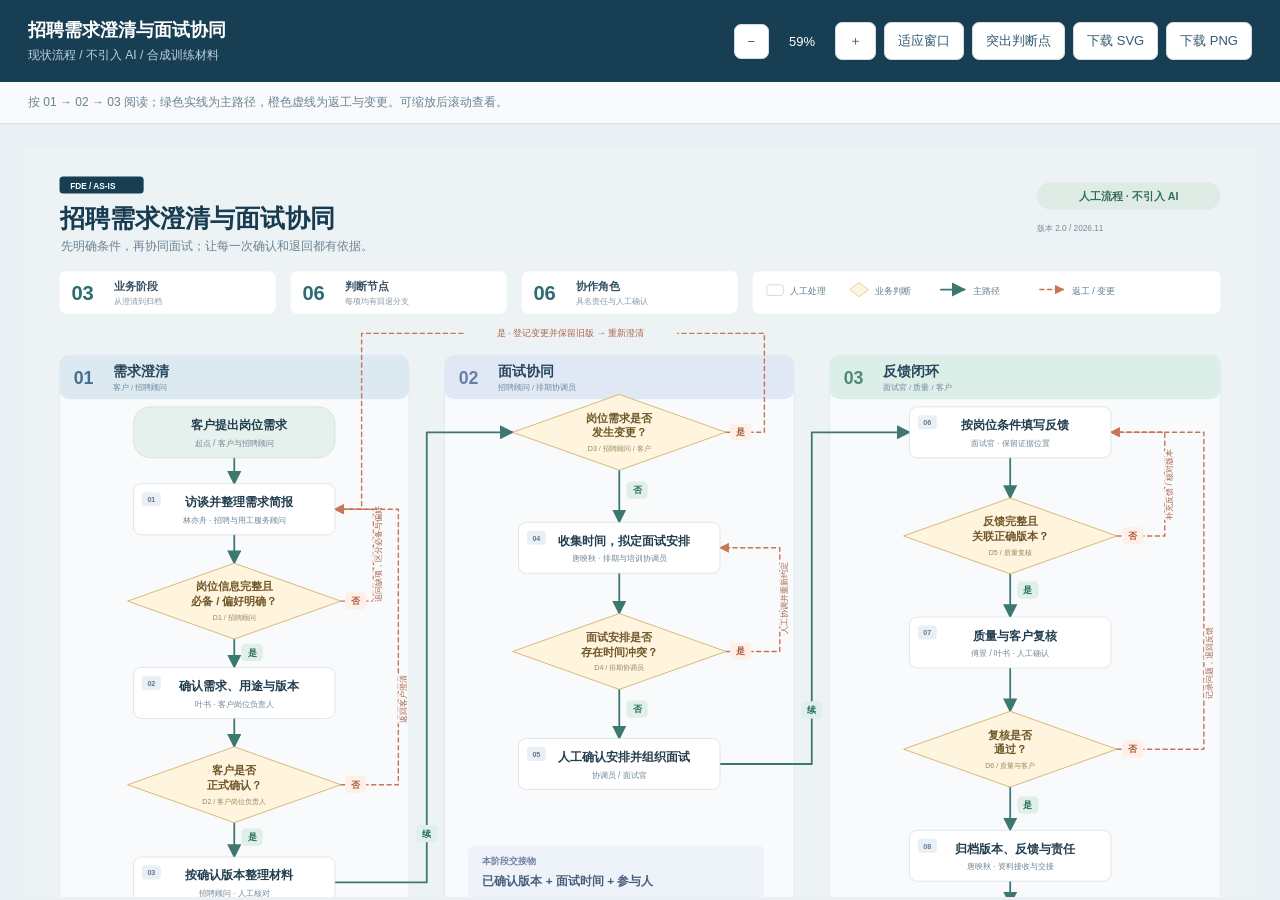
<file: docs/diagrams/as-is-no-ai.html>
<!doctype html><html lang="zh-CN"><head><meta charset="utf-8"><meta name="viewport" content="width=device-width,initial-scale=1"><title>招聘协同 · 现状流程图</title>
<style>*{box-sizing:border-box}body{margin:0;background:#eaf0f4;color:#203f52;font-family:Segoe UI,Microsoft YaHei,sans-serif}header{padding:18px 28px;background:#183e53;color:white;display:flex;align-items:center;justify-content:space-between;gap:16px}h1{font-size:18px;margin:0 0 5px}header p{font-size:12px;margin:0;color:#bed1de}.actions{display:flex;align-items:center;gap:8px;flex-wrap:wrap}button,a{font:inherit;font-size:13px;cursor:pointer;padding:9px 13px;border:1px solid #d1dce3;background:white;border-radius:7px;color:#315c70;text-decoration:none}button:hover,a:hover{background:#ecf4f4}button:focus-visible,a:focus-visible{outline:3px solid #e4b46b;outline-offset:3px}output{min-width:50px;text-align:center;color:white;font-size:13px}.hint{padding:12px 28px;font-size:12px;color:#6a8392;background:#f8fafb;border-bottom:1px solid #d7e2e9}#viewport{height:calc(100vh - 127px);overflow:auto;padding:24px;overscroll-behavior:contain}#diagram{display:block;max-width:none;height:auto;margin:auto}.emphasis .decision polygon{fill:#ffe2a3;stroke:#c58a32;stroke-width:3}@media(max-width:800px){header{align-items:flex-start;flex-direction:column}#viewport{height:calc(100vh - 185px)}.hint{padding:10px 18px}}</style></head><body>
<header><div><h1>招聘需求澄清与面试协同</h1><p>现状流程 / 不引入 AI / 合成训练材料</p></div><div class="actions"><button id="out" aria-label="缩小流程图">−</button><output id="percent" aria-live="polite"></output><button id="in" aria-label="放大流程图">＋</button><button id="fit">适应窗口</button><button id="focus" aria-pressed="false">突出判断点</button><button id="download">下载 SVG</button><a href="as-is-no-ai.png" download>下载 PNG</a></div></header>
<div class="hint">按 01 → 02 → 03 阅读；绿色实线为主路径，橙色虚线为返工与变更。可缩放后滚动查看。</div><main id="viewport" aria-label="可缩放流程图"><svg xmlns="http://www.w3.org/2000/svg" width="2080" height="1580" viewBox="0 0 2080 1580" role="img" aria-labelledby="title desc">
<title id="title">招聘需求澄清与面试协同：不引入AI的现状流程</title>
<desc id="desc">从左至右为需求澄清、面试协同、反馈闭环。六个菱形判断均有是与否分支，未通过时回到人工补充或协调。</desc>
<defs><marker id="mainArrow" viewBox="0 0 10 10" refX="9" refY="5" markerWidth="8" markerHeight="8" orient="auto"><path d="M0 0L10 5L0 10Z" fill="#3c7770"/></marker>
<marker id="returnArrow" viewBox="0 0 10 10" refX="9" refY="5" markerWidth="7" markerHeight="7" orient="auto"><path d="M0 0L10 5L0 10Z" fill="#c87554"/></marker></defs>
<rect width="2080" height="1580" fill="#edf2f5"/>
<g font-family="Microsoft YaHei, Noto Sans CJK SC, sans-serif">
<rect x="60" y="48" width="142" height="29" rx="6" fill="#173e52" stroke="none"/>
<text x="78" y="69" font-size="14" fill="#ffffff" font-weight="bold" text-anchor="start">FDE / AS-IS</text>
<text x="60" y="134" font-size="42" fill="#173c51" font-weight="bold" text-anchor="start">招聘需求澄清与面试协同</text>
<text x="62" y="173" font-size="20" fill="#6a8292" font-weight="normal" text-anchor="start">先明确条件，再协同面试；让每一次确认和退回都有依据。</text>
<rect x="1710" y="58" width="310" height="46" rx="23" fill="#dfece6" stroke="none"/>
<text x="1865" y="88" font-size="18" fill="#356d5d" font-weight="bold" text-anchor="middle">人工流程 · 不引入 AI</text>
<text x="1710" y="140" font-size="14" fill="#788c9b" font-weight="normal" text-anchor="start">版本 2.0  /  2026.11</text>
<rect x="60" y="208" width="365" height="72" rx="12" fill="#ffffff" stroke="none"/>
<text x="80" y="257" font-size="34" fill="#2e6c73" font-weight="bold" text-anchor="start">03</text>
<text x="152" y="239" font-size="18" fill="#334e61" font-weight="bold" text-anchor="start">业务阶段</text>
<text x="152" y="263" font-size="13" fill="#8797a3" font-weight="normal" text-anchor="start">从澄清到归档</text>
<rect x="450" y="208" width="365" height="72" rx="12" fill="#ffffff" stroke="none"/>
<text x="470" y="257" font-size="34" fill="#2e6c73" font-weight="bold" text-anchor="start">06</text>
<text x="542" y="239" font-size="18" fill="#334e61" font-weight="bold" text-anchor="start">判断节点</text>
<text x="542" y="263" font-size="13" fill="#8797a3" font-weight="normal" text-anchor="start">每项均有回退分支</text>
<rect x="840" y="208" width="365" height="72" rx="12" fill="#ffffff" stroke="none"/>
<text x="860" y="257" font-size="34" fill="#2e6c73" font-weight="bold" text-anchor="start">06</text>
<text x="932" y="239" font-size="18" fill="#334e61" font-weight="bold" text-anchor="start">协作角色</text>
<text x="932" y="263" font-size="13" fill="#8797a3" font-weight="normal" text-anchor="start">具名责任与人工确认</text>
<rect x="1230" y="208" width="790" height="72" rx="12" fill="#ffffff" stroke="none"/>
<rect x="1254" y="231" width="28" height="18" rx="4" fill="#ffffff" stroke="#b2c6d2"/>
<text x="1293" y="247" font-size="15" fill="#647d8e" font-weight="normal" text-anchor="start">人工处理</text>
<polygon points="1410,227 1426,239 1410,251 1394,239" fill="#fff5de" stroke="#d2b26c"/>
<text x="1436" y="247" font-size="15" fill="#647d8e" font-weight="normal" text-anchor="start">业务判断</text>
<polyline points="1548,239 1588,239" fill="none" stroke="#3c7770" stroke-width="3" stroke-linejoin="round" stroke-linecap="round"  marker-end="url(#mainArrow)"/>
<text x="1602" y="247" font-size="15" fill="#647d8e" font-weight="normal" text-anchor="start">主路径</text>
<polyline points="1715,239 1755,239" fill="none" stroke="#c87554" stroke-width="2.4" stroke-linejoin="round" stroke-linecap="round" stroke-dasharray="7 6" marker-end="url(#returnArrow)"/>
<text x="1769" y="247" font-size="15" fill="#647d8e" font-weight="normal" text-anchor="start">返工 / 变更</text>
<rect x="60" y="350" width="590" height="1050" rx="18" fill="#f8fafc" stroke="#dae3ea"/>
<rect x="60" y="350" width="590" height="74" rx="16" fill="#dce9f1" stroke="none"/>
<text x="84" y="399" font-size="30" fill="#466f92" font-weight="bold" text-anchor="start">01</text>
<text x="150" y="385" font-size="23" fill="#29475c" font-weight="bold" text-anchor="start">需求澄清</text>
<text x="150" y="409" font-size="13" fill="#71889b" font-weight="normal" text-anchor="start">客户 / 招聘顾问</text>
<rect x="710" y="350" width="590" height="1050" rx="18" fill="#f8fafc" stroke="#dae3ea"/>
<rect x="710" y="350" width="590" height="74" rx="16" fill="#e1e8f5" stroke="none"/>
<text x="734" y="399" font-size="30" fill="#697fa9" font-weight="bold" text-anchor="start">02</text>
<text x="800" y="385" font-size="23" fill="#29475c" font-weight="bold" text-anchor="start">面试协同</text>
<text x="800" y="409" font-size="13" fill="#71889b" font-weight="normal" text-anchor="start">招聘顾问 / 排期协调员</text>
<rect x="1360" y="350" width="660" height="1050" rx="18" fill="#f8fafc" stroke="#dae3ea"/>
<rect x="1360" y="350" width="660" height="74" rx="16" fill="#dceee8" stroke="none"/>
<text x="1384" y="399" font-size="30" fill="#4d8c7a" font-weight="bold" text-anchor="start">03</text>
<text x="1450" y="385" font-size="23" fill="#29475c" font-weight="bold" text-anchor="start">反馈闭环</text>
<text x="1450" y="409" font-size="13" fill="#71889b" font-weight="normal" text-anchor="start">面试官 / 质量 / 客户</text>
<polyline points="355,523 355,567" fill="none" stroke="#3c7770" stroke-width="3" stroke-linejoin="round" stroke-linecap="round"  marker-end="url(#mainArrow)"/>
<polyline points="355,653 355,701" fill="none" stroke="#3c7770" stroke-width="3" stroke-linejoin="round" stroke-linecap="round"  marker-end="url(#mainArrow)"/>
<polyline points="355,829 355,877" fill="none" stroke="#3c7770" stroke-width="3" stroke-linejoin="round" stroke-linecap="round"  marker-end="url(#mainArrow)"/>
<polyline points="355,963 355,1011" fill="none" stroke="#3c7770" stroke-width="3" stroke-linejoin="round" stroke-linecap="round"  marker-end="url(#mainArrow)"/>
<polyline points="355,1139 355,1197" fill="none" stroke="#3c7770" stroke-width="3" stroke-linejoin="round" stroke-linecap="round"  marker-end="url(#mainArrow)"/>
<polyline points="1005,544 1005,632" fill="none" stroke="#3c7770" stroke-width="3" stroke-linejoin="round" stroke-linecap="round"  marker-end="url(#mainArrow)"/>
<polyline points="1005,718 1005,786" fill="none" stroke="#3c7770" stroke-width="3" stroke-linejoin="round" stroke-linecap="round"  marker-end="url(#mainArrow)"/>
<polyline points="1005,914 1005,997" fill="none" stroke="#3c7770" stroke-width="3" stroke-linejoin="round" stroke-linecap="round"  marker-end="url(#mainArrow)"/>
<polyline points="1665,523 1665,591" fill="none" stroke="#3c7770" stroke-width="3" stroke-linejoin="round" stroke-linecap="round"  marker-end="url(#mainArrow)"/>
<polyline points="1665,719 1665,792" fill="none" stroke="#3c7770" stroke-width="3" stroke-linejoin="round" stroke-linecap="round"  marker-end="url(#mainArrow)"/>
<polyline points="1665,878 1665,951" fill="none" stroke="#3c7770" stroke-width="3" stroke-linejoin="round" stroke-linecap="round"  marker-end="url(#mainArrow)"/>
<polyline points="1665,1079 1665,1152" fill="none" stroke="#3c7770" stroke-width="3" stroke-linejoin="round" stroke-linecap="round"  marker-end="url(#mainArrow)"/>
<polyline points="1665,1238 1665,1277" fill="none" stroke="#3c7770" stroke-width="3" stroke-linejoin="round" stroke-linecap="round"  marker-end="url(#mainArrow)"/>
<polyline points="525,1240 680,1240 680,480 825,480" fill="none" stroke="#3c7770" stroke-width="3" stroke-linejoin="round" stroke-linecap="round"  marker-end="url(#mainArrow)"/>
<rect x="662" y="1143" width="36" height="29" rx="7" fill="#e0efea" stroke="none"/>
<text x="680" y="1163" font-size="16" fill="#296f60" font-weight="bold" text-anchor="middle">续</text>
<polyline points="1175,1040 1330,1040 1330,480 1495,480" fill="none" stroke="#3c7770" stroke-width="3" stroke-linejoin="round" stroke-linecap="round"  marker-end="url(#mainArrow)"/>
<rect x="1312" y="934" width="36" height="29" rx="7" fill="#e0efea" stroke="none"/>
<text x="1330" y="954" font-size="16" fill="#296f60" font-weight="bold" text-anchor="middle">续</text>
<polyline points="535,765 590,765 590,610 525,610" fill="none" stroke="#c87554" stroke-width="2.4" stroke-linejoin="round" stroke-linecap="round" stroke-dasharray="7 6" marker-end="url(#returnArrow)"/>
<text transform="translate(603 686) rotate(-90)" font-size="14" fill="#a95f43" text-anchor="middle" paint-order="stroke" stroke="#f8fafc" stroke-width="6" stroke-linejoin="round">追问缺项，区分必备与偏好</text>
<rect x="542" y="750" width="36" height="29" rx="7" fill="#fff0e7" stroke="none"/>
<text x="560" y="770" font-size="16" fill="#aa5d3e" font-weight="bold" text-anchor="middle">否</text>
<polyline points="535,1075 632,1075 632,610 525,610" fill="none" stroke="#c87554" stroke-width="2.4" stroke-linejoin="round" stroke-linecap="round" stroke-dasharray="7 6" marker-end="url(#returnArrow)"/>
<text transform="translate(645 930) rotate(-90)" font-size="14" fill="#a95f43" text-anchor="middle" paint-order="stroke" stroke="#f8fafc" stroke-width="6" stroke-linejoin="round">返回客户澄清</text>
<rect x="542" y="1060" width="36" height="29" rx="7" fill="#fff0e7" stroke="none"/>
<text x="560" y="1080" font-size="16" fill="#aa5d3e" font-weight="bold" text-anchor="middle">否</text>
<polyline points="1185,480 1250,480 1250,313 570,313 570,610 525,610" fill="none" stroke="#c87554" stroke-width="2.4" stroke-linejoin="round" stroke-linecap="round" stroke-dasharray="7 6" marker-end="url(#returnArrow)"/>
<rect x="743" y="295" width="360" height="34" rx="9" fill="#edf2f5" stroke="none"/>
<text x="923" y="318" font-size="15" fill="#ae6448" font-weight="normal" text-anchor="middle">是 · 登记变更并保留旧版 → 重新澄清</text>
<rect x="1192" y="465" width="36" height="29" rx="7" fill="#fff0e7" stroke="none"/>
<text x="1210" y="485" font-size="16" fill="#aa5d3e" font-weight="bold" text-anchor="middle">是</text>
<polyline points="1185,850 1276,850 1276,675 1175,675" fill="none" stroke="#c87554" stroke-width="2.4" stroke-linejoin="round" stroke-linecap="round" stroke-dasharray="7 6" marker-end="url(#returnArrow)"/>
<text transform="translate(1289 760) rotate(-90)" font-size="14" fill="#a95f43" text-anchor="middle" paint-order="stroke" stroke="#f8fafc" stroke-width="6" stroke-linejoin="round">人工协调并重新约定</text>
<rect x="1192" y="835" width="36" height="29" rx="7" fill="#fff0e7" stroke="none"/>
<text x="1210" y="855" font-size="16" fill="#aa5d3e" font-weight="bold" text-anchor="middle">是</text>
<polyline points="1845,655 1926,655 1926,480 1835,480" fill="none" stroke="#c87554" stroke-width="2.4" stroke-linejoin="round" stroke-linecap="round" stroke-dasharray="7 6" marker-end="url(#returnArrow)"/>
<text transform="translate(1939 568) rotate(-90)" font-size="14" fill="#a95f43" text-anchor="middle" paint-order="stroke" stroke="#f8fafc" stroke-width="6" stroke-linejoin="round">补充反馈 / 核对版本</text>
<rect x="1854" y="640" width="36" height="29" rx="7" fill="#fff0e7" stroke="none"/>
<text x="1872" y="660" font-size="16" fill="#aa5d3e" font-weight="bold" text-anchor="middle">否</text>
<polyline points="1845,1015 1992,1015 1992,480 1835,480" fill="none" stroke="#c87554" stroke-width="2.4" stroke-linejoin="round" stroke-linecap="round" stroke-dasharray="7 6" marker-end="url(#returnArrow)"/>
<text transform="translate(2005 870) rotate(-90)" font-size="14" fill="#a95f43" text-anchor="middle" paint-order="stroke" stroke="#f8fafc" stroke-width="6" stroke-linejoin="round">记录问题，退回反馈</text>
<rect x="1854" y="1000" width="36" height="29" rx="7" fill="#fff0e7" stroke="none"/>
<text x="1872" y="1020" font-size="16" fill="#aa5d3e" font-weight="bold" text-anchor="middle">否</text>
<rect x="185" y="437" width="340" height="86" rx="28" fill="#e5f1ec" stroke="#c9d6df"/>
<text x="363" y="475" font-size="21" fill="#213d4e" font-weight="bold" text-anchor="middle">客户提出岗位需求</text>
<text x="355" y="503" font-size="14" fill="#708594" font-weight="normal" text-anchor="middle">起点 / 客户与招聘顾问</text>
<rect x="185" y="567" width="340" height="86" rx="13" fill="#ffffff" stroke="#c9d6df"/>
<rect x="199" y="581" width="32" height="24" rx="6" fill="#e9eff5" stroke="none"/>
<text x="215" y="598" font-size="12" fill="#61788c" font-weight="bold" text-anchor="middle">01</text>
<text x="363" y="605" font-size="21" fill="#213d4e" font-weight="bold" text-anchor="middle">访谈并整理需求简报</text>
<text x="355" y="633" font-size="14" fill="#708594" font-weight="normal" text-anchor="middle">林亦舟 · 招聘与用工服务顾问</text>
<g class="decision" id="decision-D1">
<polygon points="355,701 535,765 355,829 175,765" fill="#fff5de" stroke="#d2b26c" stroke-width="1.5"/>
<text x="355" y="747" font-size="19" fill="#70572a" font-weight="bold" text-anchor="middle">岗位信息完整且</text>
<text x="355" y="772" font-size="19" fill="#70572a" font-weight="bold" text-anchor="middle">必备 / 偏好明确？</text>
<text x="355" y="797" font-size="12" fill="#9b865d" font-weight="normal" text-anchor="middle">D1 / 招聘顾问</text>
</g>
<rect x="185" y="877" width="340" height="86" rx="13" fill="#ffffff" stroke="#c9d6df"/>
<rect x="199" y="891" width="32" height="24" rx="6" fill="#e9eff5" stroke="none"/>
<text x="215" y="908" font-size="12" fill="#61788c" font-weight="bold" text-anchor="middle">02</text>
<text x="363" y="915" font-size="21" fill="#213d4e" font-weight="bold" text-anchor="middle">确认需求、用途与版本</text>
<text x="355" y="943" font-size="14" fill="#708594" font-weight="normal" text-anchor="middle">叶书 · 客户岗位负责人</text>
<g class="decision" id="decision-D2">
<polygon points="355,1011 535,1075 355,1139 175,1075" fill="#fff5de" stroke="#d2b26c" stroke-width="1.5"/>
<text x="355" y="1057" font-size="19" fill="#70572a" font-weight="bold" text-anchor="middle">客户是否</text>
<text x="355" y="1082" font-size="19" fill="#70572a" font-weight="bold" text-anchor="middle">正式确认？</text>
<text x="355" y="1107" font-size="12" fill="#9b865d" font-weight="normal" text-anchor="middle">D2 / 客户岗位负责人</text>
</g>
<rect x="185" y="1197" width="340" height="86" rx="13" fill="#ffffff" stroke="#c9d6df"/>
<rect x="199" y="1211" width="32" height="24" rx="6" fill="#e9eff5" stroke="none"/>
<text x="215" y="1228" font-size="12" fill="#61788c" font-weight="bold" text-anchor="middle">03</text>
<text x="363" y="1235" font-size="21" fill="#213d4e" font-weight="bold" text-anchor="middle">按确认版本整理材料</text>
<text x="355" y="1263" font-size="14" fill="#708594" font-weight="normal" text-anchor="middle">招聘顾问 · 人工核对</text>
<g class="decision" id="decision-D3">
<polygon points="1005,416 1185,480 1005,544 825,480" fill="#fff5de" stroke="#d2b26c" stroke-width="1.5"/>
<text x="1005" y="462" font-size="19" fill="#70572a" font-weight="bold" text-anchor="middle">岗位需求是否</text>
<text x="1005" y="487" font-size="19" fill="#70572a" font-weight="bold" text-anchor="middle">发生变更？</text>
<text x="1005" y="512" font-size="12" fill="#9b865d" font-weight="normal" text-anchor="middle">D3 / 招聘顾问 / 客户</text>
</g>
<rect x="835" y="632" width="340" height="86" rx="13" fill="#ffffff" stroke="#c9d6df"/>
<rect x="849" y="646" width="32" height="24" rx="6" fill="#e9eff5" stroke="none"/>
<text x="865" y="663" font-size="12" fill="#61788c" font-weight="bold" text-anchor="middle">04</text>
<text x="1013" y="670" font-size="21" fill="#213d4e" font-weight="bold" text-anchor="middle">收集时间，拟定面试安排</text>
<text x="1005" y="698" font-size="14" fill="#708594" font-weight="normal" text-anchor="middle">唐映秋 · 排期与培训协调员</text>
<g class="decision" id="decision-D4">
<polygon points="1005,786 1185,850 1005,914 825,850" fill="#fff5de" stroke="#d2b26c" stroke-width="1.5"/>
<text x="1005" y="832" font-size="19" fill="#70572a" font-weight="bold" text-anchor="middle">面试安排是否</text>
<text x="1005" y="857" font-size="19" fill="#70572a" font-weight="bold" text-anchor="middle">存在时间冲突？</text>
<text x="1005" y="882" font-size="12" fill="#9b865d" font-weight="normal" text-anchor="middle">D4 / 排期协调员</text>
</g>
<rect x="835" y="997" width="340" height="86" rx="13" fill="#ffffff" stroke="#c9d6df"/>
<rect x="849" y="1011" width="32" height="24" rx="6" fill="#e9eff5" stroke="none"/>
<text x="865" y="1028" font-size="12" fill="#61788c" font-weight="bold" text-anchor="middle">05</text>
<text x="1013" y="1035" font-size="21" fill="#213d4e" font-weight="bold" text-anchor="middle">人工确认安排并组织面试</text>
<text x="1005" y="1063" font-size="14" fill="#708594" font-weight="normal" text-anchor="middle">协调员 / 面试官</text>
<rect x="750" y="1177" width="500" height="150" rx="12" fill="#eef2f9" stroke="none"/>
<text x="774" y="1209" font-size="15" fill="#7081a2" font-weight="bold" text-anchor="start">本阶段交接物</text>
<text x="774" y="1245" font-size="20" fill="#465d7b" font-weight="bold" text-anchor="start">已确认版本 + 面试时间 + 参与人</text>
<text x="774" y="1280" font-size="14" fill="#8291a7" font-weight="normal" text-anchor="start">发生变更或时间冲突时，先回到责任岗位确认。</text>
<rect x="1495" y="437" width="340" height="86" rx="13" fill="#ffffff" stroke="#c9d6df"/>
<rect x="1509" y="451" width="32" height="24" rx="6" fill="#e9eff5" stroke="none"/>
<text x="1525" y="468" font-size="12" fill="#61788c" font-weight="bold" text-anchor="middle">06</text>
<text x="1673" y="475" font-size="21" fill="#213d4e" font-weight="bold" text-anchor="middle">按岗位条件填写反馈</text>
<text x="1665" y="503" font-size="14" fill="#708594" font-weight="normal" text-anchor="middle">面试官 · 保留证据位置</text>
<g class="decision" id="decision-D5">
<polygon points="1665,591 1845,655 1665,719 1485,655" fill="#fff5de" stroke="#d2b26c" stroke-width="1.5"/>
<text x="1665" y="637" font-size="19" fill="#70572a" font-weight="bold" text-anchor="middle">反馈完整且</text>
<text x="1665" y="662" font-size="19" fill="#70572a" font-weight="bold" text-anchor="middle">关联正确版本？</text>
<text x="1665" y="687" font-size="12" fill="#9b865d" font-weight="normal" text-anchor="middle">D5 / 质量复核</text>
</g>
<rect x="1495" y="792" width="340" height="86" rx="13" fill="#ffffff" stroke="#c9d6df"/>
<rect x="1509" y="806" width="32" height="24" rx="6" fill="#e9eff5" stroke="none"/>
<text x="1525" y="823" font-size="12" fill="#61788c" font-weight="bold" text-anchor="middle">07</text>
<text x="1673" y="830" font-size="21" fill="#213d4e" font-weight="bold" text-anchor="middle">质量与客户复核</text>
<text x="1665" y="858" font-size="14" fill="#708594" font-weight="normal" text-anchor="middle">傅景 / 叶书 · 人工确认</text>
<g class="decision" id="decision-D6">
<polygon points="1665,951 1845,1015 1665,1079 1485,1015" fill="#fff5de" stroke="#d2b26c" stroke-width="1.5"/>
<text x="1665" y="997" font-size="19" fill="#70572a" font-weight="bold" text-anchor="middle">复核是否</text>
<text x="1665" y="1022" font-size="19" fill="#70572a" font-weight="bold" text-anchor="middle">通过？</text>
<text x="1665" y="1047" font-size="12" fill="#9b865d" font-weight="normal" text-anchor="middle">D6 / 质量与客户</text>
</g>
<rect x="1495" y="1152" width="340" height="86" rx="13" fill="#ffffff" stroke="#c9d6df"/>
<rect x="1509" y="1166" width="32" height="24" rx="6" fill="#e9eff5" stroke="none"/>
<text x="1525" y="1183" font-size="12" fill="#61788c" font-weight="bold" text-anchor="middle">08</text>
<text x="1673" y="1190" font-size="21" fill="#213d4e" font-weight="bold" text-anchor="middle">归档版本、反馈与责任</text>
<text x="1665" y="1218" font-size="14" fill="#708594" font-weight="normal" text-anchor="middle">唐映秋 · 资料接收与交接</text>
<rect x="1495" y="1277" width="340" height="86" rx="28" fill="#e5f1ec" stroke="#c9d6df"/>
<text x="1673" y="1315" font-size="21" fill="#213d4e" font-weight="bold" text-anchor="middle">资料交接完成</text>
<text x="1665" y="1343" font-size="14" fill="#708594" font-weight="normal" text-anchor="middle">终点 / 录用另由人工决策</text>
<rect x="367" y="837" width="36" height="29" rx="7" fill="#e0efea" stroke="none"/>
<text x="385" y="857" font-size="16" fill="#296f60" font-weight="bold" text-anchor="middle">是</text>
<rect x="367" y="1149" width="36" height="29" rx="7" fill="#e0efea" stroke="none"/>
<text x="385" y="1169" font-size="16" fill="#296f60" font-weight="bold" text-anchor="middle">是</text>
<rect x="1017" y="563" width="36" height="29" rx="7" fill="#e0efea" stroke="none"/>
<text x="1035" y="583" font-size="16" fill="#296f60" font-weight="bold" text-anchor="middle">否</text>
<rect x="1017" y="933" width="36" height="29" rx="7" fill="#e0efea" stroke="none"/>
<text x="1035" y="953" font-size="16" fill="#296f60" font-weight="bold" text-anchor="middle">否</text>
<rect x="1677" y="732" width="36" height="29" rx="7" fill="#e0efea" stroke="none"/>
<text x="1695" y="752" font-size="16" fill="#296f60" font-weight="bold" text-anchor="middle">是</text>
<rect x="1677" y="1095" width="36" height="29" rx="7" fill="#e0efea" stroke="none"/>
<text x="1695" y="1115" font-size="16" fill="#296f60" font-weight="bold" text-anchor="middle">是</text>
<text x="90" y="1360" font-size="14" fill="#71899b" font-weight="normal" text-anchor="start">交接物：已确认岗位简报 / 条件分类 / 来源位置</text>
<rect x="60" y="1430" width="1960" height="102" rx="15" fill="#183e53" stroke="none"/>
<text x="88" y="1467" font-size="21" fill="#ffffff" font-weight="bold" text-anchor="start">每次交接都要留下依据</text>
<text x="88" y="1504" font-size="18" fill="#c3d7e2" font-weight="normal" text-anchor="start">最新版本   /   原文来源   /   未结事项   /   接收人   /   截止时间</text>
<text x="2000" y="1468" font-size="14" fill="#bdd1dc" font-weight="normal" text-anchor="end">资料性质：FDE 六角色合成训练</text>
<text x="2000" y="1503" font-size="14" fill="#bdd1dc" font-weight="normal" text-anchor="end">不自动筛选、排名或录用候选人；非企业正式制度。</text>
</g>
</svg></main>
<script>const diagram=document.querySelector('svg');diagram.id='diagram';const viewport=document.getElementById('viewport');let scale=1;function zoom(value){scale=Math.max(.25,Math.min(2,value));diagram.style.width=(2080*scale)+'px';document.getElementById('percent').textContent=Math.round(scale*100)+'%';}function fit(){zoom((viewport.clientWidth-48)/2080);}document.getElementById('in').onclick=()=>zoom(scale+.15);document.getElementById('out').onclick=()=>zoom(scale-.15);document.getElementById('fit').onclick=fit;document.getElementById('focus').onclick=function(){const pressed=document.body.classList.toggle('emphasis');this.setAttribute('aria-pressed',String(pressed));};document.getElementById('download').onclick=()=>{const copy=diagram.cloneNode(true);copy.removeAttribute('id');copy.removeAttribute('style');const url=URL.createObjectURL(new Blob([new XMLSerializer().serializeToString(copy)],{type:'image/svg+xml;charset=utf-8'}));const a=document.createElement('a');a.href=url;a.download='招聘协同-现状流程图.svg';a.click();setTimeout(()=>URL.revokeObjectURL(url),1000);};fit();</script></body></html>
</file>
